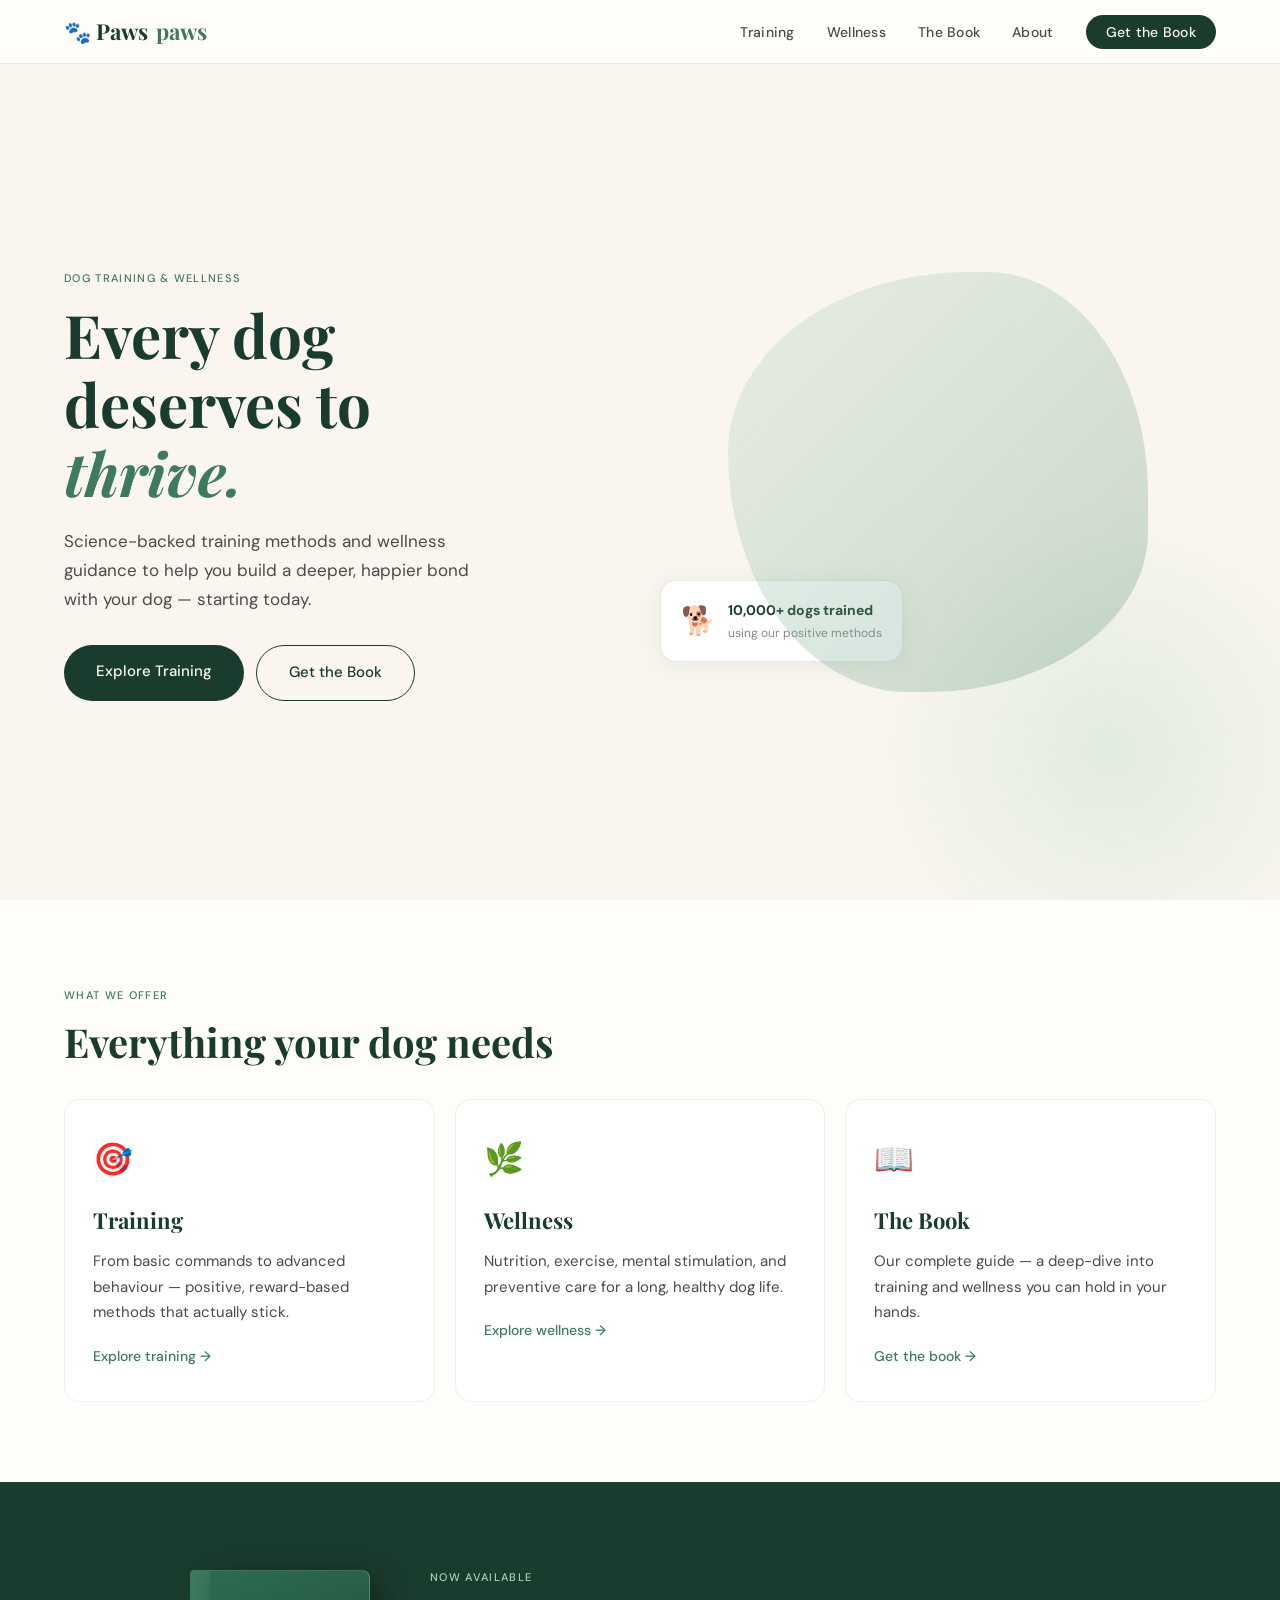
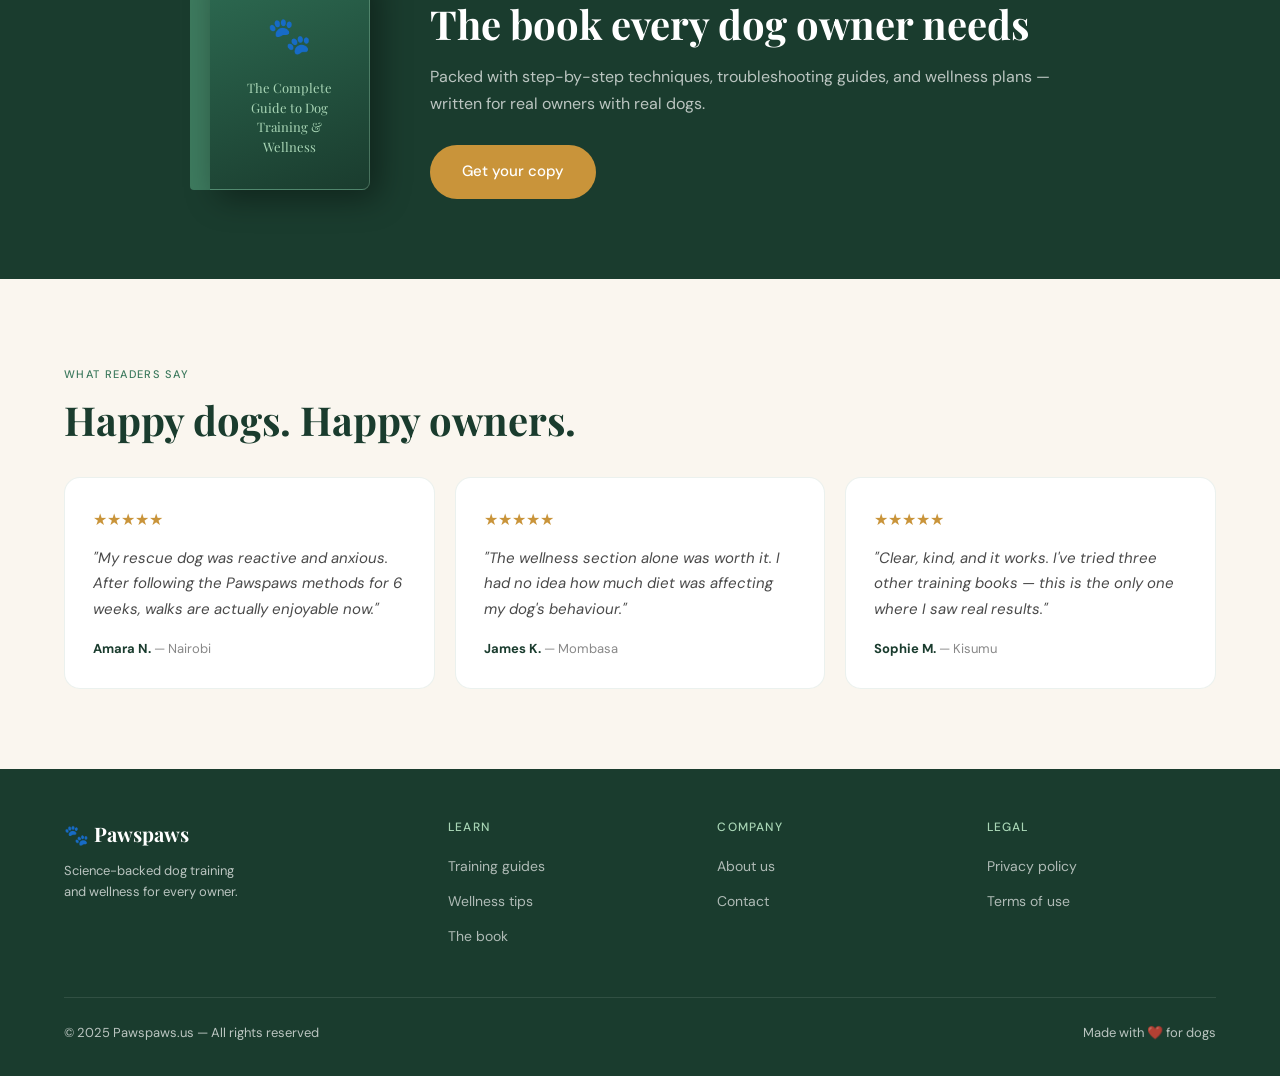
<file: index.html>
<!DOCTYPE html>
<html lang="en">
<head>
  <meta charset="UTF-8" />
  <meta name="viewport" content="width=device-width, initial-scale=1.0" />
  <title>Pawspaws – Dog Training & Wellness</title>
  <meta name="description" content="Pawspaws.us — Science-backed dog training and wellness for a happier life with your dog." />
  <link rel="stylesheet" href="styles.css" />
  <link rel="stylesheet" href="home.css" />
</head>
<body>

  <!-- NAV -->
  <nav>
    <a href="index.html" class="nav-logo">🐾 Paws<span>paws</span></a>
    <ul class="nav-links">
      <li><a href="training.html">Training</a></li>
      <li><a href="wellness.html">Wellness</a></li>
      <li><a href="book.html">The Book</a></li>
      <li><a href="about.html">About</a></li>
      <li><a href="book.html" class="nav-cta">Get the Book</a></li>
    </ul>
    <div class="hamburger" onclick="toggleMenu()">
      <span></span><span></span><span></span>
    </div>
  </nav>

  <!-- HERO -->
  <section class="hero">
    <div class="hero-text">
      <div class="section-label">Dog Training & Wellness</div>
      <h1>Every dog<br>deserves to<br><em>thrive.</em></h1>
      <p>Science-backed training methods and wellness guidance to help you build a deeper, happier bond with your dog — starting today.</p>
      <div class="hero-btns">
        <a href="training.html" class="btn btn-primary">Explore Training</a>
        <a href="book.html" class="btn btn-secondary">Get the Book</a>
      </div>
    </div>
    <div class="hero-visual">
      <div class="hero-card">
        <div class="hero-card-icon">🐕</div>
        <div class="hero-card-text">
          <strong>10,000+ dogs trained</strong>
          <span>using our positive methods</span>
        </div>
      </div>
      <div class="hero-blob"></div>
    </div>
  </section>

  <!-- PILLARS -->
  <section class="pillars">
    <div class="section-label">What we offer</div>
    <h2>Everything your dog needs</h2>
    <div class="pillars-grid">
      <a href="training.html" class="pillar-card card">
        <div class="pillar-icon">🎯</div>
        <h3>Training</h3>
        <p>From basic commands to advanced behaviour — positive, reward-based methods that actually stick.</p>
        <span class="pillar-link">Explore training →</span>
      </a>
      <a href="wellness.html" class="pillar-card card">
        <div class="pillar-icon">🌿</div>
        <h3>Wellness</h3>
        <p>Nutrition, exercise, mental stimulation, and preventive care for a long, healthy dog life.</p>
        <span class="pillar-link">Explore wellness →</span>
      </a>
      <a href="book.html" class="pillar-card card">
        <div class="pillar-icon">📖</div>
        <h3>The Book</h3>
        <p>Our complete guide — a deep-dive into training and wellness you can hold in your hands.</p>
        <span class="pillar-link">Get the book →</span>
      </a>
    </div>
  </section>

  <!-- BOOK TEASER -->
  <section class="book-teaser">
    <div class="book-teaser-inner">
      <div class="book-cover-mini">
        <div class="bcm-spine"></div>
        <div class="bcm-face">
          <span>🐾</span>
          <p>The Complete Guide to Dog Training & Wellness</p>
        </div>
      </div>
      <div class="book-teaser-text">
        <div class="section-label">Now available</div>
        <h2>The book every dog owner needs</h2>
        <p>Packed with step-by-step techniques, troubleshooting guides, and wellness plans — written for real owners with real dogs.</p>
        <a href="book.html" class="btn btn-gold">Get your copy</a>
      </div>
    </div>
  </section>

  <!-- TESTIMONIALS -->
  <section class="testimonials">
    <div class="section-label">What readers say</div>
    <h2>Happy dogs. Happy owners.</h2>
    <div class="testi-grid">
      <div class="testi-card card">
        <div class="stars">★★★★★</div>
        <p>"My rescue dog was reactive and anxious. After following the Pawspaws methods for 6 weeks, walks are actually enjoyable now."</p>
        <div class="testi-author"><strong>Amara N.</strong> — Nairobi</div>
      </div>
      <div class="testi-card card">
        <div class="stars">★★★★★</div>
        <p>"The wellness section alone was worth it. I had no idea how much diet was affecting my dog's behaviour."</p>
        <div class="testi-author"><strong>James K.</strong> — Mombasa</div>
      </div>
      <div class="testi-card card">
        <div class="stars">★★★★★</div>
        <p>"Clear, kind, and it works. I've tried three other training books — this is the only one where I saw real results."</p>
        <div class="testi-author"><strong>Sophie M.</strong> — Kisumu</div>
      </div>
    </div>
  </section>

  <!-- FOOTER -->
  <footer>
    <div class="footer-inner">
      <div>
        <div class="footer-brand">🐾 Pawspaws</div>
        <p class="footer-tagline">Science-backed dog training<br>and wellness for every owner.</p>
      </div>
      <div class="footer-col">
        <h4>Learn</h4>
        <ul>
          <li><a href="training.html">Training guides</a></li>
          <li><a href="wellness.html">Wellness tips</a></li>
          <li><a href="book.html">The book</a></li>
        </ul>
      </div>
      <div class="footer-col">
        <h4>Company</h4>
        <ul>
          <li><a href="about.html">About us</a></li>
          <li><a href="about.html#contact">Contact</a></li>
        </ul>
      </div>
      <div class="footer-col">
        <h4>Legal</h4>
        <ul>
          <li><a href="#">Privacy policy</a></li>
          <li><a href="#">Terms of use</a></li>
        </ul>
      </div>
    </div>
    <div class="footer-bottom">
      <span>© 2025 Pawspaws.us — All rights reserved</span>
      <span>Made with ❤️ for dogs</span>
    </div>
  </footer>

  <script>
    function toggleMenu() {
      const links = document.querySelector('.nav-links');
      links.style.display = links.style.display === 'flex' ? 'none' : 'flex';
      links.style.flexDirection = 'column';
      links.style.position = 'absolute';
      links.style.top = '64px';
      links.style.left = '0';
      links.style.right = '0';
      links.style.background = 'var(--warm-white)';
      links.style.padding = '16px 5vw 24px';
      links.style.borderBottom = '1px solid rgba(61,122,94,0.12)';
    }
  </script>
</body>
</html>
</file>
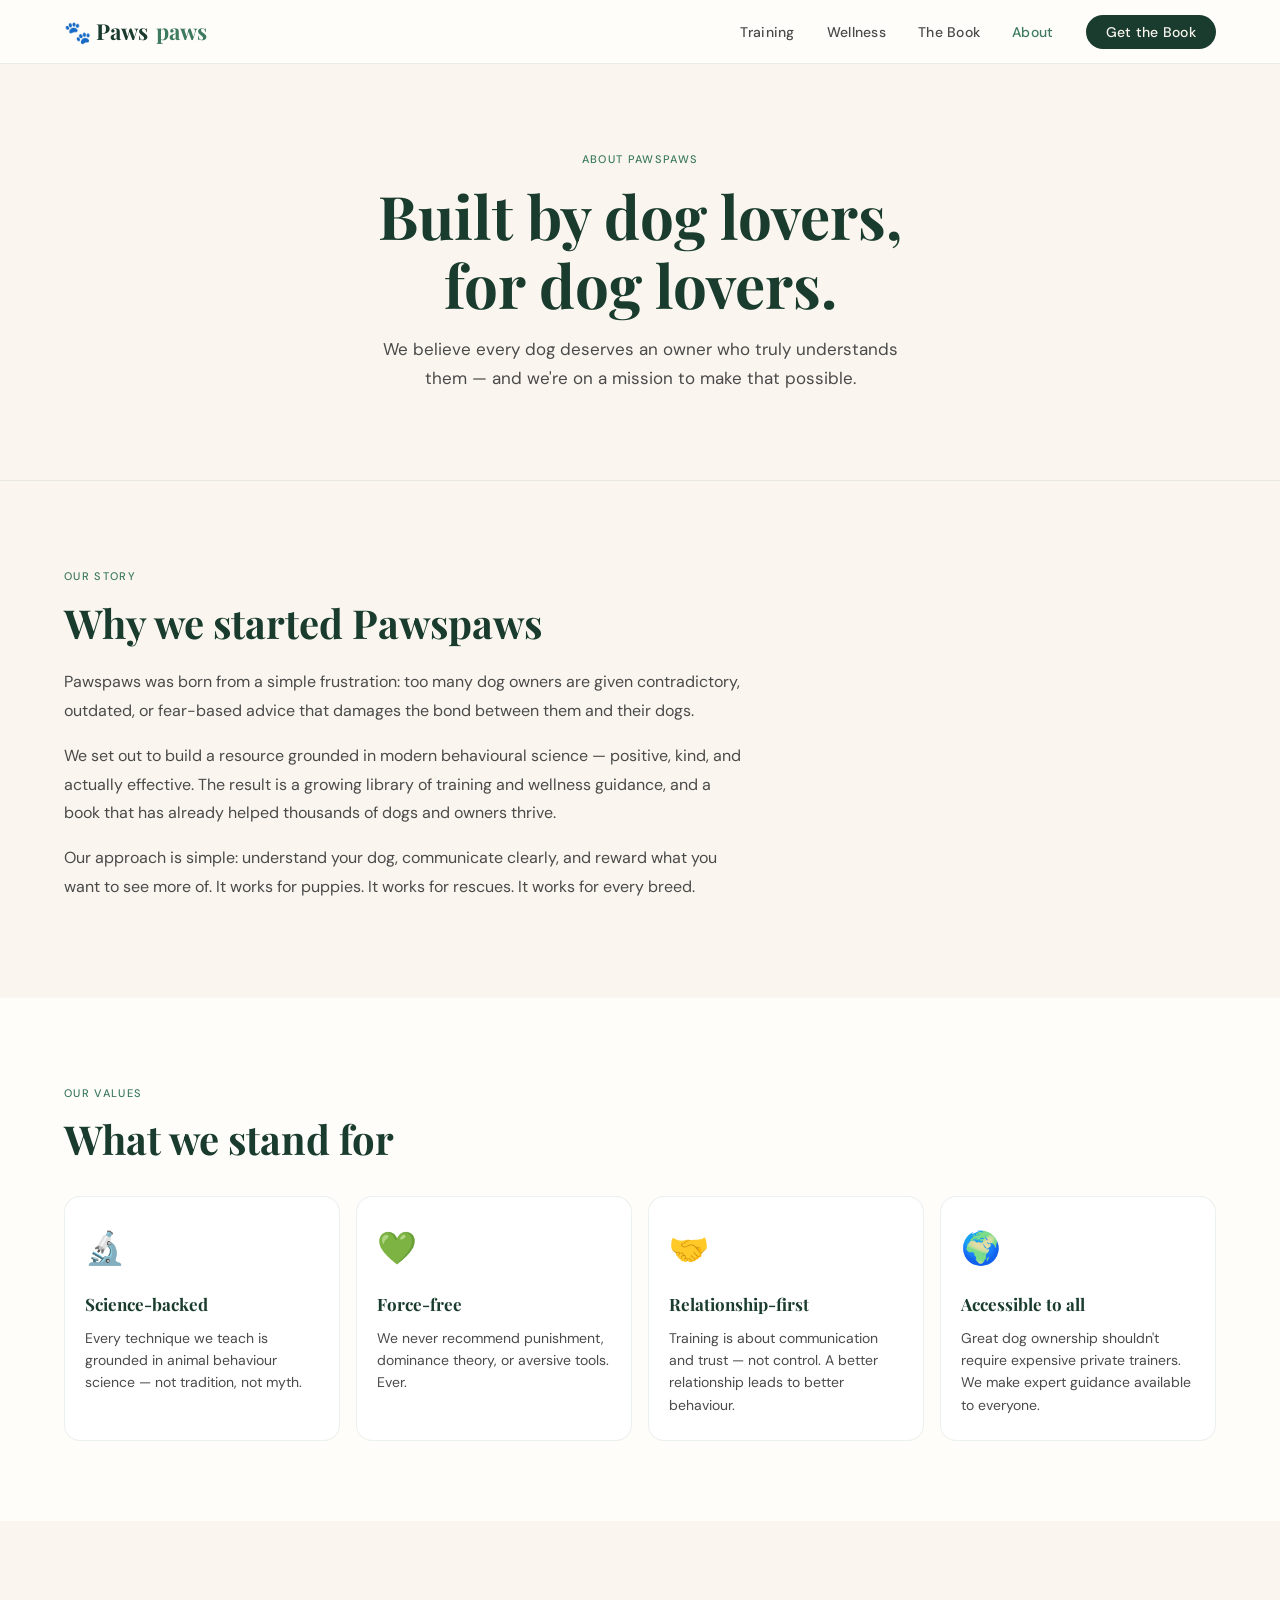
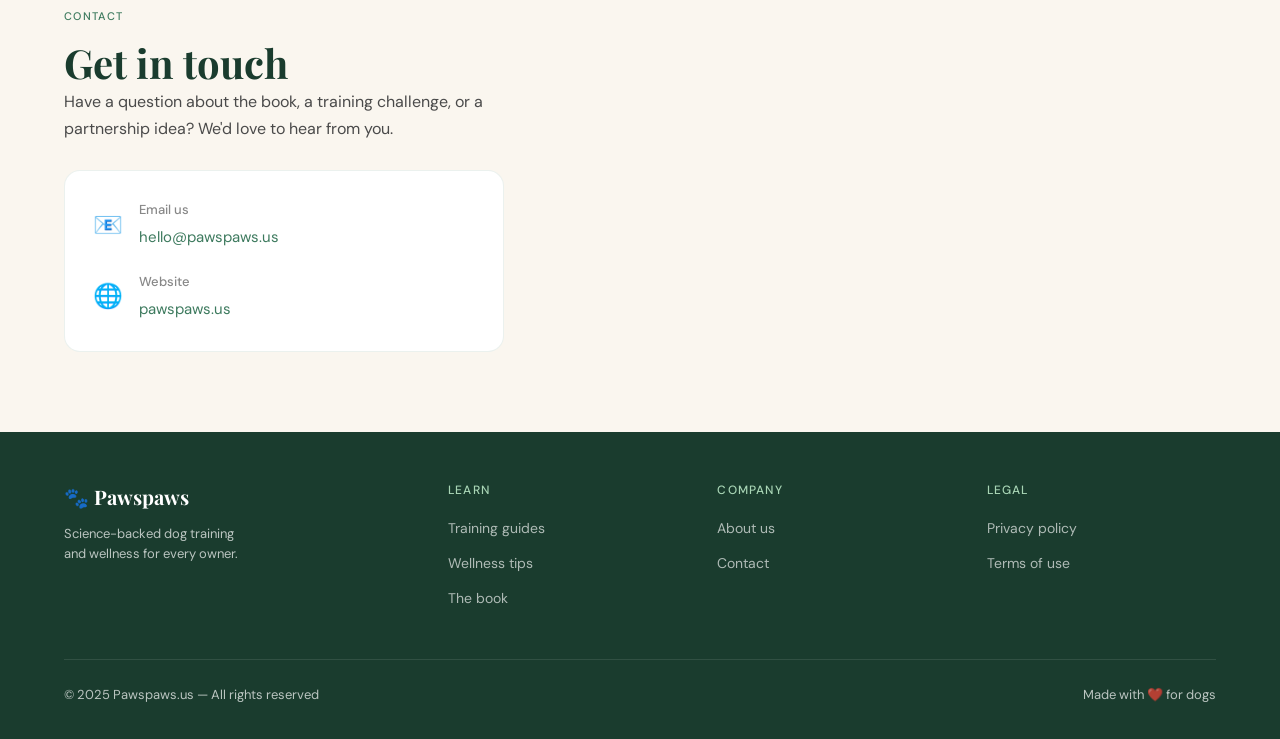
<file: about.html>
<!DOCTYPE html>
<html lang="en">
<head>
  <meta charset="UTF-8" />
  <meta name="viewport" content="width=device-width, initial-scale=1.0" />
  <title>About – Pawspaws</title>
  <meta name="description" content="About Pawspaws.us — our story, our mission, and the team behind the dog training and wellness guides." />
  <link rel="stylesheet" href="styles.css" />
  <link rel="stylesheet" href="inner.css" />
</head>
<body>
  <nav>
    <a href="index.html" class="nav-logo">🐾 Paws<span>paws</span></a>
    <ul class="nav-links">
      <li><a href="training.html">Training</a></li>
      <li><a href="wellness.html">Wellness</a></li>
      <li><a href="book.html">The Book</a></li>
      <li><a href="about.html" class="active">About</a></li>
      <li><a href="book.html" class="nav-cta">Get the Book</a></li>
    </ul>
    <div class="hamburger" onclick="toggleMenu()"><span></span><span></span><span></span></div>
  </nav>

  <section class="page-hero">
    <div class="section-label">About Pawspaws</div>
    <h1>Built by dog lovers,<br>for dog lovers.</h1>
    <p>We believe every dog deserves an owner who truly understands them — and we're on a mission to make that possible.</p>
  </section>

  <section class="about-story">
    <div class="story-inner">
      <div class="section-label">Our story</div>
      <h2>Why we started Pawspaws</h2>
      <p>Pawspaws was born from a simple frustration: too many dog owners are given contradictory, outdated, or fear-based advice that damages the bond between them and their dogs.</p>
      <p>We set out to build a resource grounded in modern behavioural science — positive, kind, and actually effective. The result is a growing library of training and wellness guidance, and a book that has already helped thousands of dogs and owners thrive.</p>
      <p>Our approach is simple: understand your dog, communicate clearly, and reward what you want to see more of. It works for puppies. It works for rescues. It works for every breed.</p>
    </div>
  </section>

  <section class="values-section">
    <div class="section-label">Our values</div>
    <h2>What we stand for</h2>
    <div class="values-grid">
      <div class="value-card card">
        <div class="topic-emoji">🔬</div>
        <h3>Science-backed</h3>
        <p>Every technique we teach is grounded in animal behaviour science — not tradition, not myth.</p>
      </div>
      <div class="value-card card">
        <div class="topic-emoji">💚</div>
        <h3>Force-free</h3>
        <p>We never recommend punishment, dominance theory, or aversive tools. Ever.</p>
      </div>
      <div class="value-card card">
        <div class="topic-emoji">🤝</div>
        <h3>Relationship-first</h3>
        <p>Training is about communication and trust — not control. A better relationship leads to better behaviour.</p>
      </div>
      <div class="value-card card">
        <div class="topic-emoji">🌍</div>
        <h3>Accessible to all</h3>
        <p>Great dog ownership shouldn't require expensive private trainers. We make expert guidance available to everyone.</p>
      </div>
    </div>
  </section>

  <section id="contact" class="contact-section">
    <div class="section-label">Contact</div>
    <h2>Get in touch</h2>
    <p style="color:var(--text-mid); max-width:480px; margin-bottom: 28px;">Have a question about the book, a training challenge, or a partnership idea? We'd love to hear from you.</p>
    <div class="contact-card card">
      <div class="contact-item">
        <span class="contact-icon">📧</span>
        <div>
          <strong>Email us</strong>
          <a href="mailto:hello@pawspaws.us">hello@pawspaws.us</a>
        </div>
      </div>
      <div class="contact-item">
        <span class="contact-icon">🌐</span>
        <div>
          <strong>Website</strong>
          <a href="https://pawspaws.us">pawspaws.us</a>
        </div>
      </div>
    </div>
  </section>

  <footer>
    <div class="footer-inner">
      <div><div class="footer-brand">🐾 Pawspaws</div><p class="footer-tagline">Science-backed dog training<br>and wellness for every owner.</p></div>
      <div class="footer-col"><h4>Learn</h4><ul><li><a href="training.html">Training guides</a></li><li><a href="wellness.html">Wellness tips</a></li><li><a href="book.html">The book</a></li></ul></div>
      <div class="footer-col"><h4>Company</h4><ul><li><a href="about.html">About us</a></li><li><a href="about.html#contact">Contact</a></li></ul></div>
      <div class="footer-col"><h4>Legal</h4><ul><li><a href="#">Privacy policy</a></li><li><a href="#">Terms of use</a></li></ul></div>
    </div>
    <div class="footer-bottom"><span>© 2025 Pawspaws.us — All rights reserved</span><span>Made with ❤️ for dogs</span></div>
  </footer>
  <script>function toggleMenu(){const l=document.querySelector('.nav-links');l.style.display=l.style.display==='flex'?'none':'flex';l.style.flexDirection='column';l.style.position='absolute';l.style.top='64px';l.style.left='0';l.style.right='0';l.style.background='var(--warm-white)';l.style.padding='16px 5vw 24px';l.style.borderBottom='1px solid rgba(61,122,94,0.12)';}</script>
</body>
</html>
</file>
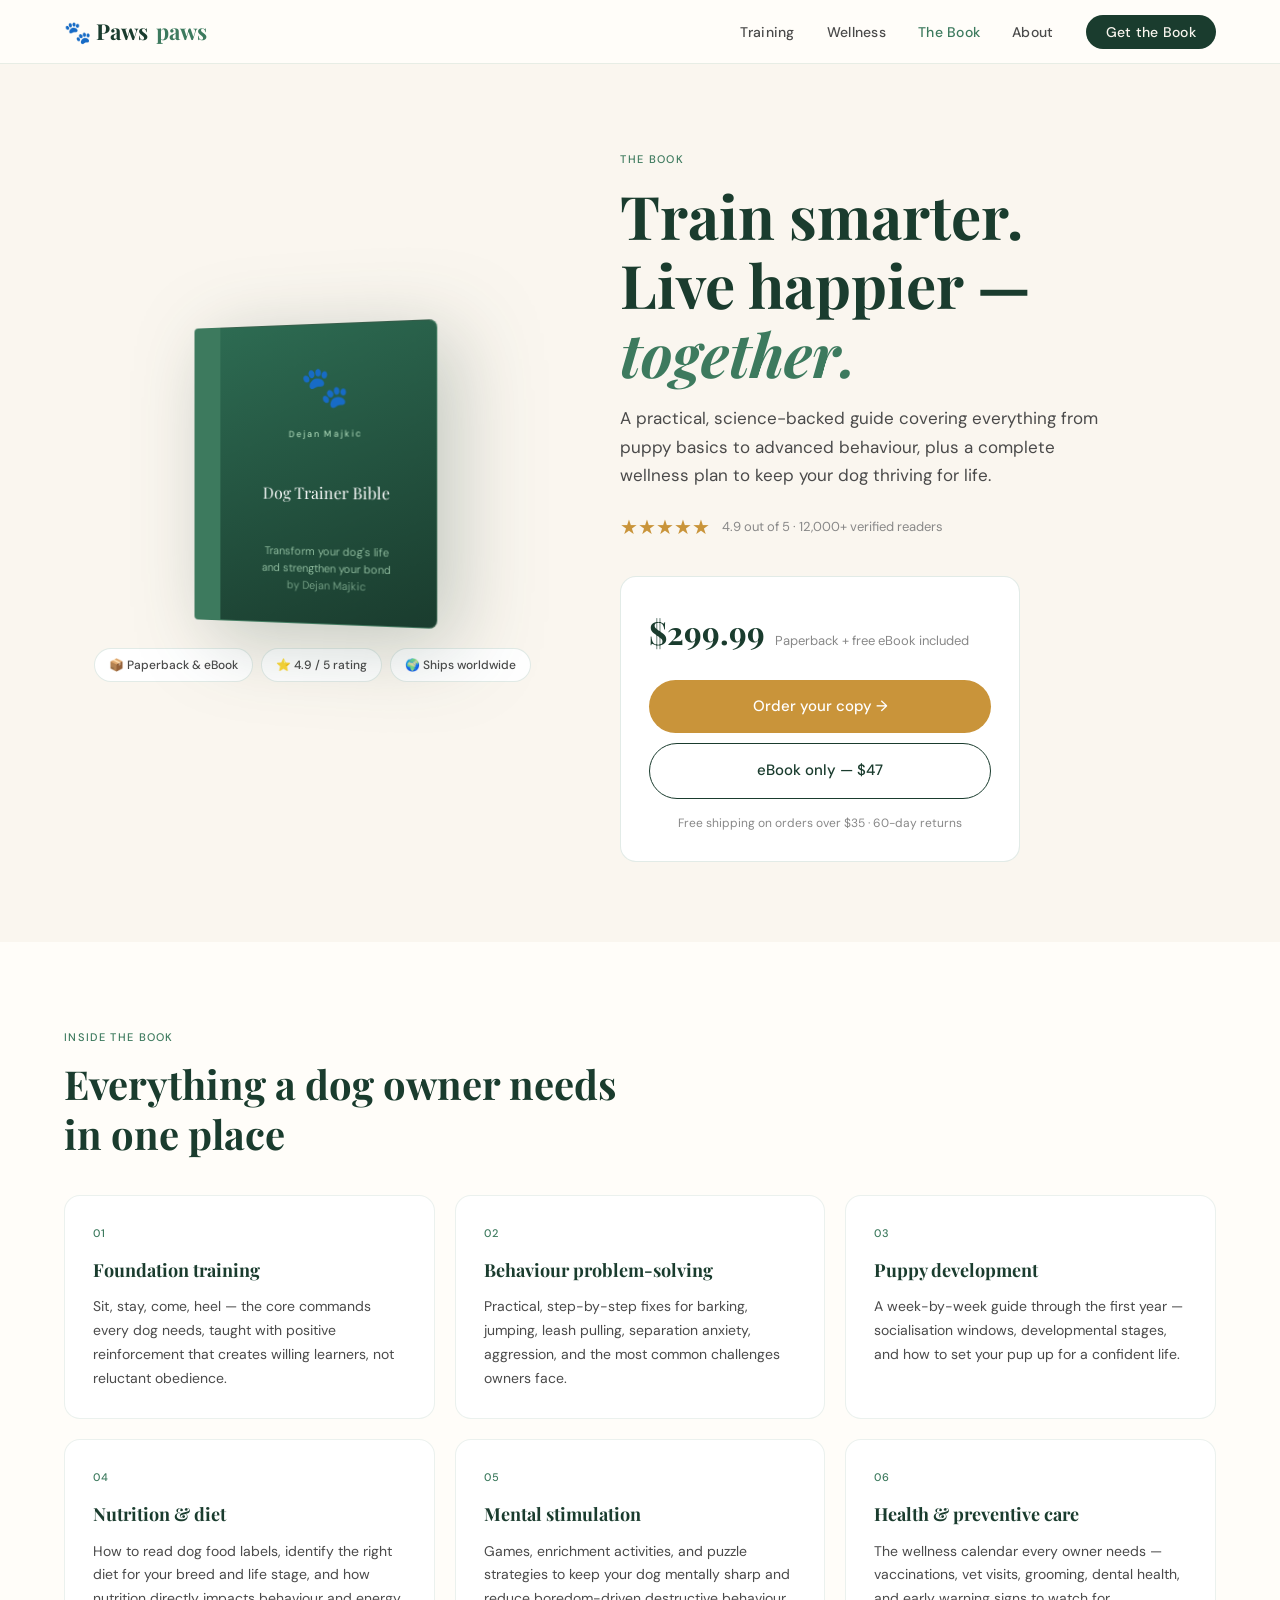
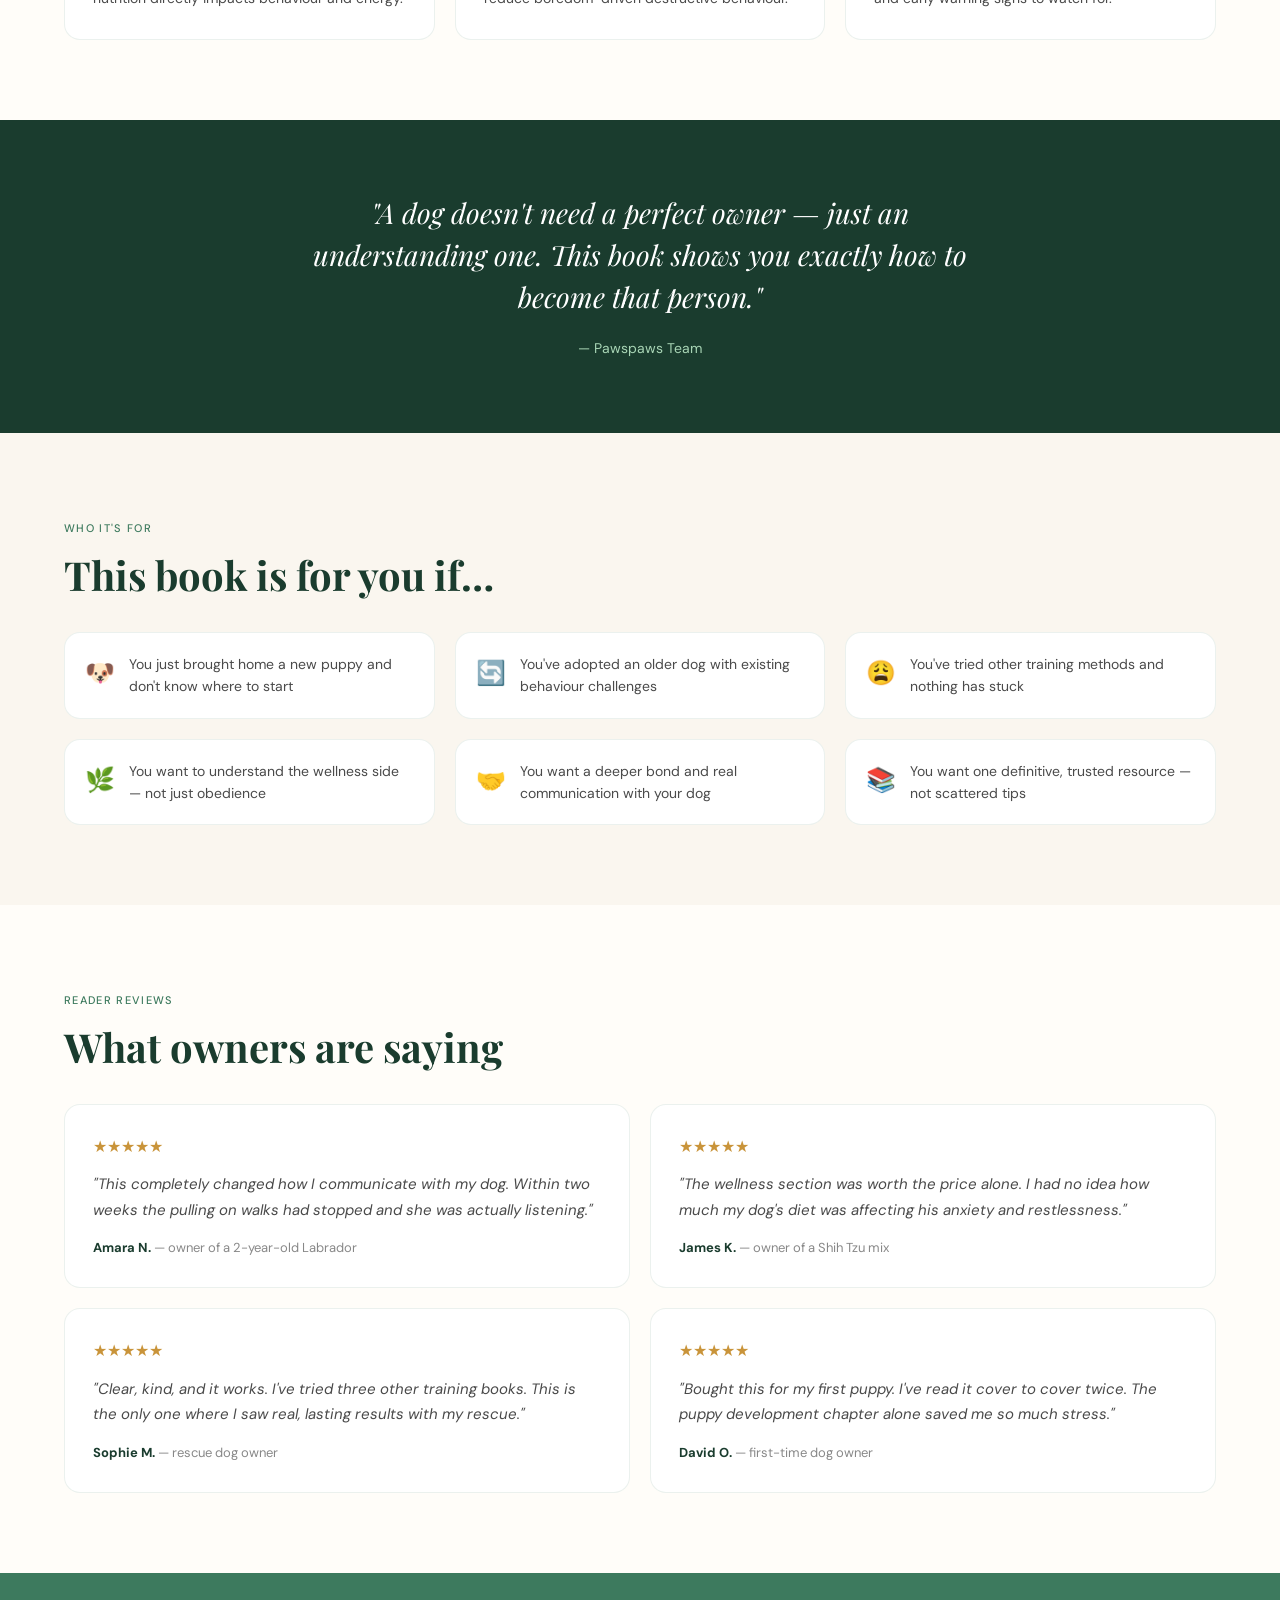
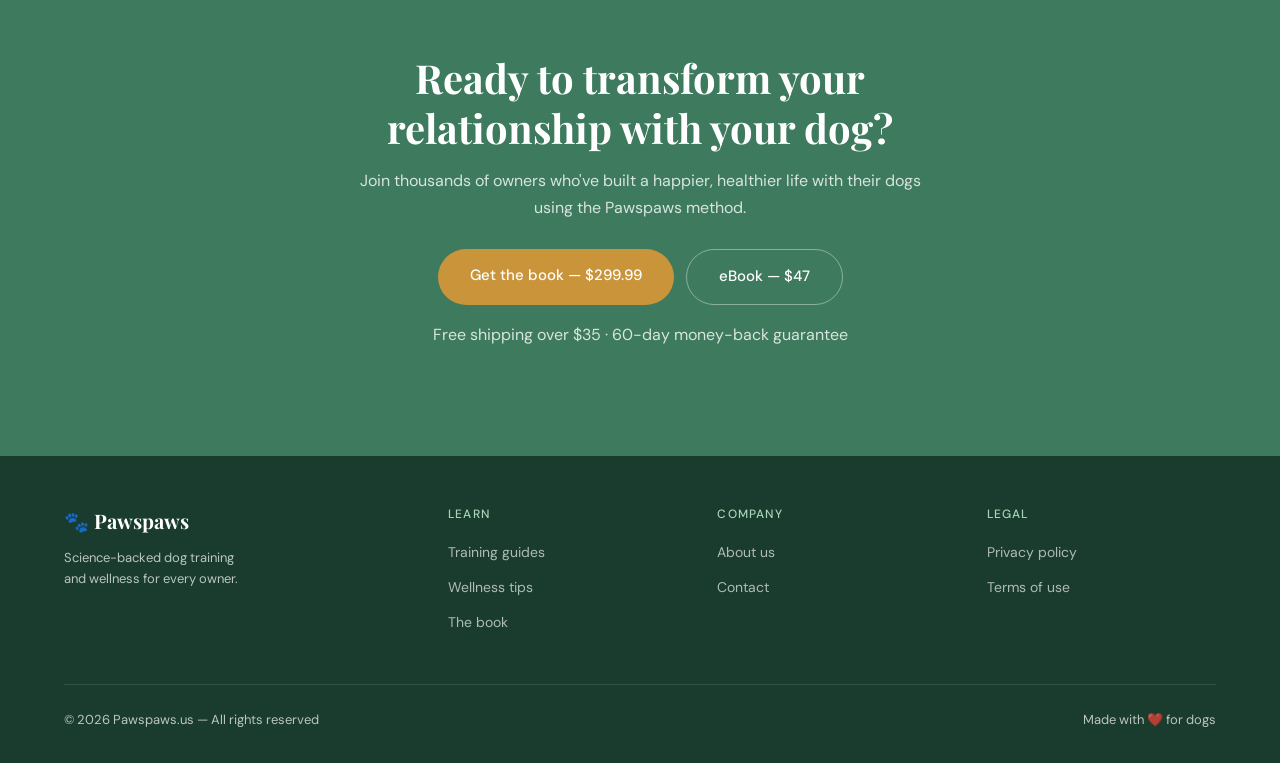
<file: book.html>
<!DOCTYPE html>
<html lang="en">
<head>
  <meta charset="UTF-8" />
  <meta name="viewport" content="width=device-width, initial-scale=1.0" />
  <title>The Book – Pawspaws Dog Training & Wellness Guide</title>
  <meta name="description" content="Get the complete Pawspaws guide to dog training and wellness — science-backed, practical, and written for real dog owners." />
  <link rel="stylesheet" href="styles.css" />
  <link rel="stylesheet" href="book.css" />
</head>
<body>

  <!-- NAV -->
  <nav>
    <a href="index.html" class="nav-logo">🐾 Paws<span>paws</span></a>
    <ul class="nav-links">
      <li><a href="training.html">Training</a></li>
      <li><a href="wellness.html">Wellness</a></li>
      <li><a href="book.html" class="active">The Book</a></li>
      <li><a href="about.html">About</a></li>
      <li><a href="https://www.digistore24.com/redir/557533/OJNgoge/" class="nav-cta">Get the Book</a></li>
    </ul>
    <div class="hamburger" onclick="toggleMenu()">
      <span></span><span></span><span></span>
    </div>
  </nav>

  <!-- BOOK HERO -->
  <section class="book-hero">
    <div class="book-hero-left">
      <div class="book-3d">
        <div class="book-3d-spine"></div>
        <div class="book-3d-face">
          <div class="book-face-top">
            <span class="book-paw">🐾</span>
            <span class="book-label">Dejan Majkic</span>
          </div>
          <div class="book-face-title">Dog Trainer Bible</div>
          <div class="book-face-sub">Transform your dog's life<br>and strengthen your bond</div>
          <div class="book-face-author">by Dejan Majkic</div>
        </div>
      </div>
      <div class="book-badges">
        <div class="badge">📦 Paperback & eBook</div>
        <div class="badge">⭐ 4.9 / 5 rating</div>
        <div class="badge">🌍 Ships worldwide</div>
      </div>
    </div>

    <div class="book-hero-right">
      <div class="section-label">The book</div>
      <h1>Train smarter.<br>Live happier —<br><em>together.</em></h1>
      <p class="book-hero-sub">A practical, science-backed guide covering everything from puppy basics to advanced behaviour, plus a complete wellness plan to keep your dog thriving for life.</p>

      <div class="review-row">
        <div class="stars-lg">★★★★★</div>
        <span class="review-count">4.9 out of 5 · 12,000+ verified readers</span>
      </div>

      <div class="buy-box" id="buy">
        <div class="price-row">
          <span class="price">$299.99</span>
          <span class="price-note">Paperback + free eBook included</span>
        </div>
        <a href="https://www.digistore24.com/redir/557533/OJNgoge/" class="btn btn-gold buy-btn">Order your copy →</a>
        <a href="https://www.digistore24.com/redir/557533/OJNgoge/" class="btn btn-secondary ebook-btn">eBook only — $47</a>
        <p class="buy-note">Free shipping on orders over $35 · 60-day returns</p>
      </div>
    </div>
  </section>

  <!-- WHAT'S INSIDE -->
  <section class="inside">
    <div class="section-label">Inside the book</div>
    <h2>Everything a dog owner needs<br>in one place</h2>
    <div class="inside-grid">
      <div class="inside-card card">
        <div class="inside-num">01</div>
        <h3>Foundation training</h3>
        <p>Sit, stay, come, heel — the core commands every dog needs, taught with positive reinforcement that creates willing learners, not reluctant obedience.</p>
      </div>
      <div class="inside-card card">
        <div class="inside-num">02</div>
        <h3>Behaviour problem-solving</h3>
        <p>Practical, step-by-step fixes for barking, jumping, leash pulling, separation anxiety, aggression, and the most common challenges owners face.</p>
      </div>
      <div class="inside-card card">
        <div class="inside-num">03</div>
        <h3>Puppy development</h3>
        <p>A week-by-week guide through the first year — socialisation windows, developmental stages, and how to set your pup up for a confident life.</p>
      </div>
      <div class="inside-card card">
        <div class="inside-num">04</div>
        <h3>Nutrition & diet</h3>
        <p>How to read dog food labels, identify the right diet for your breed and life stage, and how nutrition directly impacts behaviour and energy.</p>
      </div>
      <div class="inside-card card">
        <div class="inside-num">05</div>
        <h3>Mental stimulation</h3>
        <p>Games, enrichment activities, and puzzle strategies to keep your dog mentally sharp and reduce boredom-driven destructive behaviour.</p>
      </div>
      <div class="inside-card card">
        <div class="inside-num">06</div>
        <h3>Health & preventive care</h3>
        <p>The wellness calendar every owner needs — vaccinations, vet visits, grooming, dental health, and early warning signs to watch for.</p>
      </div>
    </div>
  </section>

  <!-- QUOTE BREAK -->
  <section class="quote-break">
    <blockquote>
      "A dog doesn't need a perfect owner — just an understanding one. This book shows you exactly how to become that person."
    </blockquote>
    <cite>— Pawspaws Team</cite>
  </section>

  <!-- WHO IT'S FOR -->
  <section class="for-who">
    <div class="section-label">Who it's for</div>
    <h2>This book is for you if…</h2>
    <div class="for-grid">
      <div class="for-item">
        <span class="for-icon">🐶</span>
        <p>You just brought home a new puppy and don't know where to start</p>
      </div>
      <div class="for-item">
        <span class="for-icon">🔄</span>
        <p>You've adopted an older dog with existing behaviour challenges</p>
      </div>
      <div class="for-item">
        <span class="for-icon">😩</span>
        <p>You've tried other training methods and nothing has stuck</p>
      </div>
      <div class="for-item">
        <span class="for-icon">🌿</span>
        <p>You want to understand the wellness side — not just obedience</p>
      </div>
      <div class="for-item">
        <span class="for-icon">🤝</span>
        <p>You want a deeper bond and real communication with your dog</p>
      </div>
      <div class="for-item">
        <span class="for-icon">📚</span>
        <p>You want one definitive, trusted resource — not scattered tips</p>
      </div>
    </div>
  </section>

  <!-- TESTIMONIALS -->
  <section class="book-reviews">
    <div class="section-label">Reader reviews</div>
    <h2>What owners are saying</h2>
    <div class="reviews-grid">
      <div class="review-card card">
        <div class="stars">★★★★★</div>
        <p>"This completely changed how I communicate with my dog. Within two weeks the pulling on walks had stopped and she was actually listening."</p>
        <div class="reviewer"><strong>Amara N.</strong> — owner of a 2-year-old Labrador</div>
      </div>
      <div class="review-card card">
        <div class="stars">★★★★★</div>
        <p>"The wellness section was worth the price alone. I had no idea how much my dog's diet was affecting his anxiety and restlessness."</p>
        <div class="reviewer"><strong>James K.</strong> — owner of a Shih Tzu mix</div>
      </div>
      <div class="review-card card">
        <div class="stars">★★★★★</div>
        <p>"Clear, kind, and it works. I've tried three other training books. This is the only one where I saw real, lasting results with my rescue."</p>
        <div class="reviewer"><strong>Sophie M.</strong> — rescue dog owner</div>
      </div>
      <div class="review-card card">
        <div class="stars">★★★★★</div>
        <p>"Bought this for my first puppy. I've read it cover to cover twice. The puppy development chapter alone saved me so much stress."</p>
        <div class="reviewer"><strong>David O.</strong> — first-time dog owner</div>
      </div>
    </div>
  </section>

  <!-- FINAL CTA -->
  <section class="final-cta">
    <div class="cta-inner">
      <h2>Ready to transform your<br>relationship with your dog?</h2>
      <p>Join thousands of owners who've built a happier, healthier life with their dogs using the Pawspaws method.</p>
      <div class="cta-buttons">
        <a href="#buy" class="btn btn-gold">Get the book — $299.99</a>
        <a href="#buy" class="btn" style="color:#fff; border: 1.5px solid rgba(255,255,255,0.4);">eBook — $47</a>
      </div>
      <p class="cta-small">Free shipping over $35 · 60-day money-back guarantee</p>
    </div>
  </section>

  <!-- FOOTER -->
  <footer>
    <div class="footer-inner">
      <div>
        <div class="footer-brand">🐾 Pawspaws</div>
        <p class="footer-tagline">Science-backed dog training<br>and wellness for every owner.</p>
      </div>
      <div class="footer-col">
        <h4>Learn</h4>
        <ul>
          <li><a href="training.html">Training guides</a></li>
          <li><a href="wellness.html">Wellness tips</a></li>
          <li><a href="book.html">The book</a></li>
        </ul>
      </div>
      <div class="footer-col">
        <h4>Company</h4>
        <ul>
          <li><a href="about.html">About us</a></li>
          <li><a href="about.html#contact">Contact</a></li>
        </ul>
      </div>
      <div class="footer-col">
        <h4>Legal</h4>
        <ul>
          <li><a href="#">Privacy policy</a></li>
          <li><a href="#">Terms of use</a></li>
        </ul>
      </div>
    </div>
    <div class="footer-bottom">
      <span>© 2026 Pawspaws.us — All rights reserved</span>
      <span>Made with ❤️ for dogs</span>
    </div>
  </footer>

  <script>
    function toggleMenu() {
      const links = document.querySelector('.nav-links');
      links.style.display = links.style.display === 'flex' ? 'none' : 'flex';
      links.style.flexDirection = 'column';
      links.style.position = 'absolute';
      links.style.top = '64px';
      links.style.left = '0'; links.style.right = '0';
      links.style.background = 'var(--warm-white)';
      links.style.padding = '16px 5vw 24px';
      links.style.borderBottom = '1px solid rgba(61,122,94,0.12)';
    }
  </script>
</body>
</html>
</file>
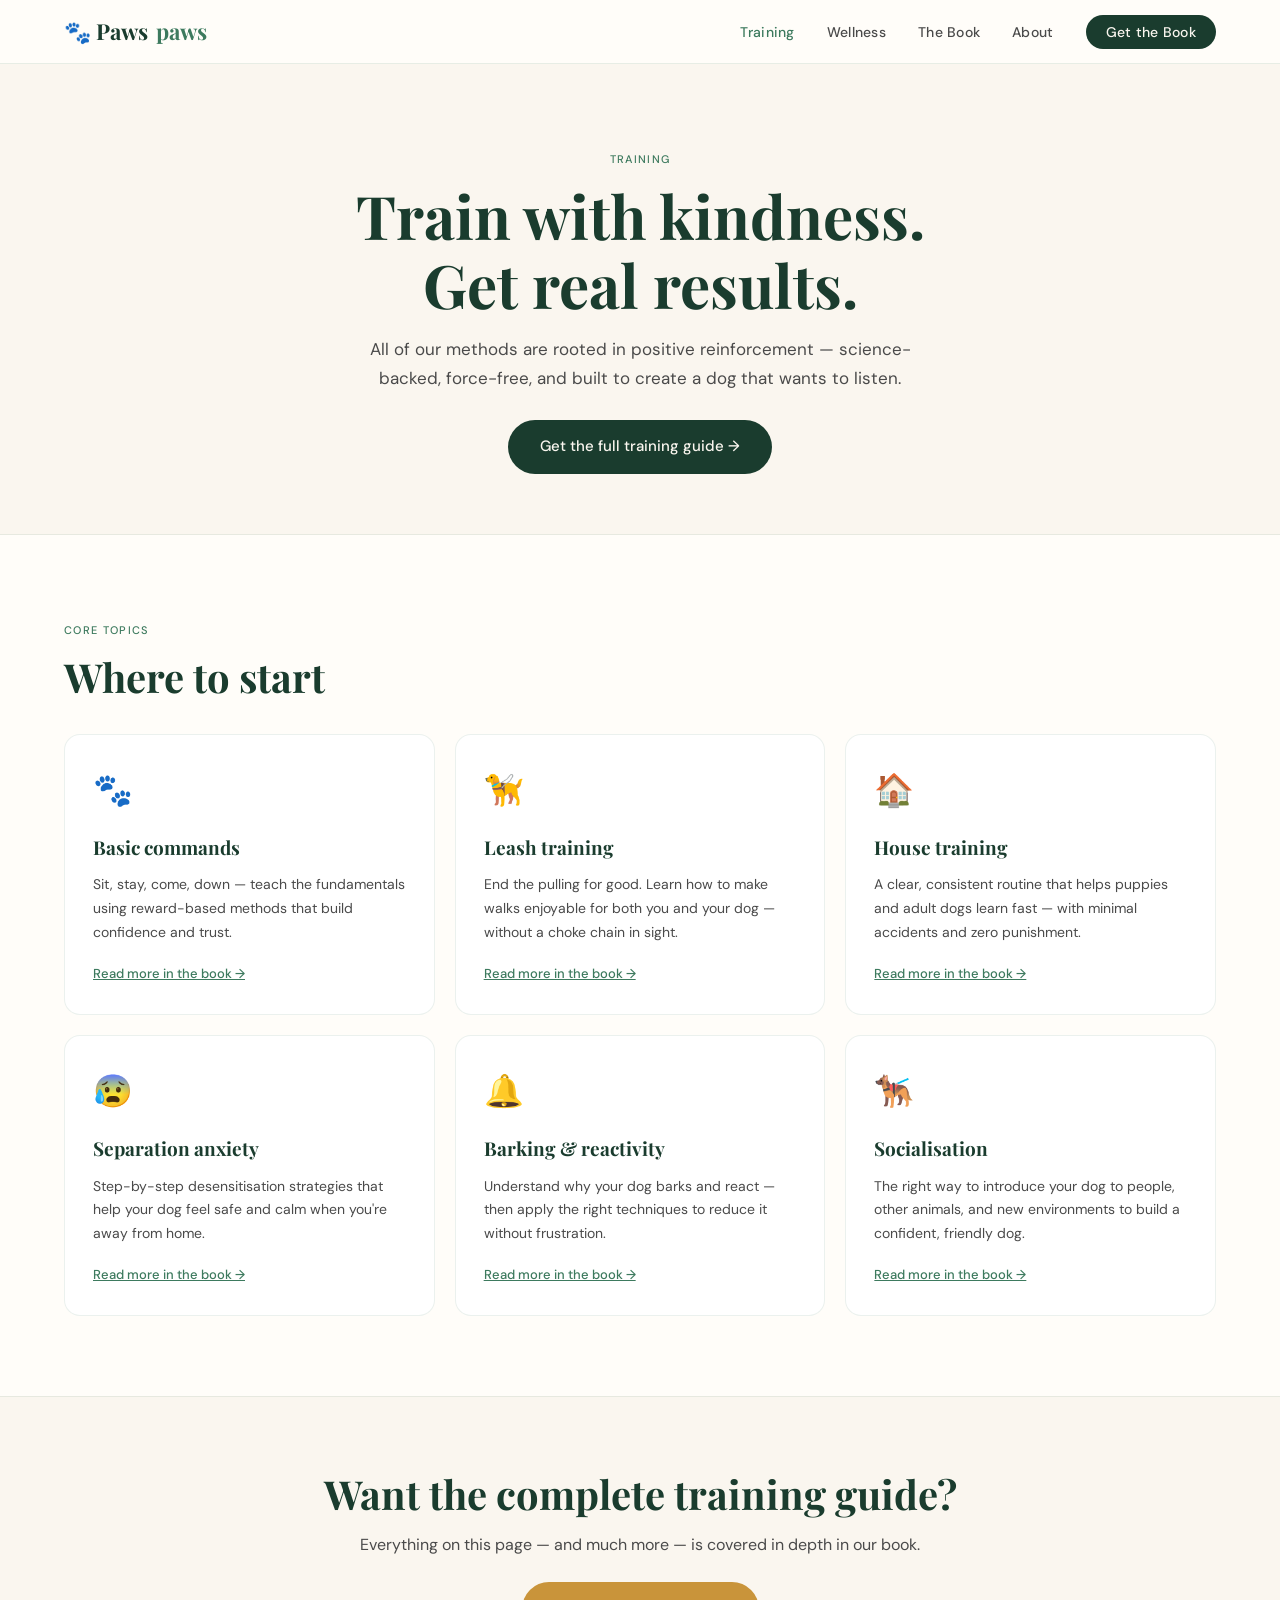
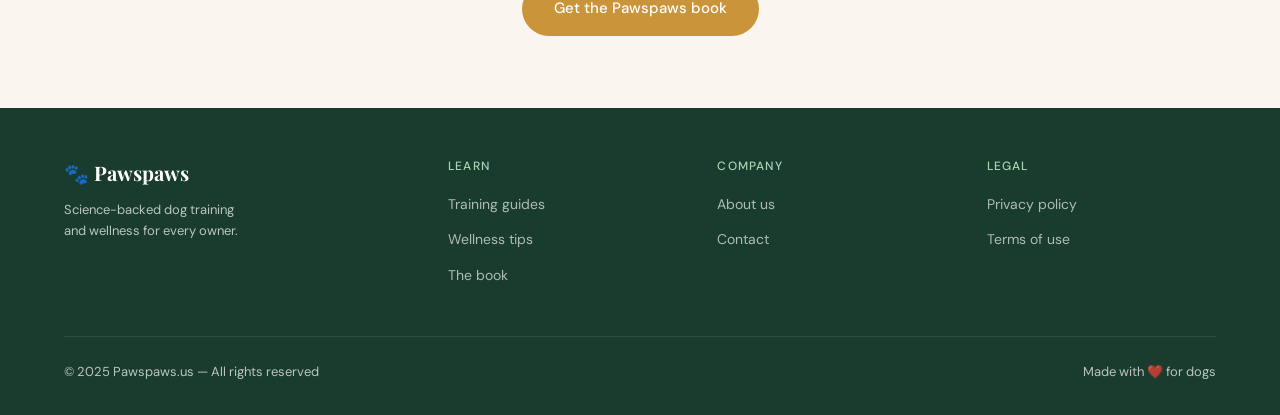
<file: training.html>
<!DOCTYPE html>
<html lang="en">
<head>
  <meta charset="UTF-8" />
  <meta name="viewport" content="width=device-width, initial-scale=1.0" />
  <title>Dog Training – Pawspaws</title>
  <meta name="description" content="Science-backed dog training guides from Pawspaws. Positive reinforcement methods for puppies and adult dogs." />
  <link rel="stylesheet" href="styles.css" />
  <link rel="stylesheet" href="inner.css" />
</head>
<body>
  <nav>
    <a href="index.html" class="nav-logo">🐾 Paws<span>paws</span></a>
    <ul class="nav-links">
      <li><a href="training.html" class="active">Training</a></li>
      <li><a href="wellness.html">Wellness</a></li>
      <li><a href="book.html">The Book</a></li>
      <li><a href="about.html">About</a></li>
      <li><a href="book.html" class="nav-cta">Get the Book</a></li>
    </ul>
    <div class="hamburger" onclick="toggleMenu()"><span></span><span></span><span></span></div>
  </nav>

  <section class="page-hero">
    <div class="section-label">Training</div>
    <h1>Train with kindness.<br>Get real results.</h1>
    <p>All of our methods are rooted in positive reinforcement — science-backed, force-free, and built to create a dog that wants to listen.</p>
    <a href="book.html" class="btn btn-primary">Get the full training guide →</a>
  </section>

  <section class="topic-section">
    <div class="section-label">Core topics</div>
    <h2>Where to start</h2>
    <div class="topic-grid">
      <div class="topic-card card">
        <div class="topic-emoji">🐾</div>
        <h3>Basic commands</h3>
        <p>Sit, stay, come, down — teach the fundamentals using reward-based methods that build confidence and trust.</p>
        <a href="book.html" class="topic-link">Read more in the book →</a>
      </div>
      <div class="topic-card card">
        <div class="topic-emoji">🦮</div>
        <h3>Leash training</h3>
        <p>End the pulling for good. Learn how to make walks enjoyable for both you and your dog — without a choke chain in sight.</p>
        <a href="book.html" class="topic-link">Read more in the book →</a>
      </div>
      <div class="topic-card card">
        <div class="topic-emoji">🏠</div>
        <h3>House training</h3>
        <p>A clear, consistent routine that helps puppies and adult dogs learn fast — with minimal accidents and zero punishment.</p>
        <a href="book.html" class="topic-link">Read more in the book →</a>
      </div>
      <div class="topic-card card">
        <div class="topic-emoji">😰</div>
        <h3>Separation anxiety</h3>
        <p>Step-by-step desensitisation strategies that help your dog feel safe and calm when you're away from home.</p>
        <a href="book.html" class="topic-link">Read more in the book →</a>
      </div>
      <div class="topic-card card">
        <div class="topic-emoji">🔔</div>
        <h3>Barking & reactivity</h3>
        <p>Understand why your dog barks and react — then apply the right techniques to reduce it without frustration.</p>
        <a href="book.html" class="topic-link">Read more in the book →</a>
      </div>
      <div class="topic-card card">
        <div class="topic-emoji">🐕‍🦺</div>
        <h3>Socialisation</h3>
        <p>The right way to introduce your dog to people, other animals, and new environments to build a confident, friendly dog.</p>
        <a href="book.html" class="topic-link">Read more in the book →</a>
      </div>
    </div>
  </section>

  <section class="cta-band">
    <h2>Want the complete training guide?</h2>
    <p>Everything on this page — and much more — is covered in depth in our book.</p>
    <a href="book.html" class="btn btn-gold">Get the Pawspaws book</a>
  </section>

  <footer>
    <div class="footer-inner">
      <div><div class="footer-brand">🐾 Pawspaws</div><p class="footer-tagline">Science-backed dog training<br>and wellness for every owner.</p></div>
      <div class="footer-col"><h4>Learn</h4><ul><li><a href="training.html">Training guides</a></li><li><a href="wellness.html">Wellness tips</a></li><li><a href="book.html">The book</a></li></ul></div>
      <div class="footer-col"><h4>Company</h4><ul><li><a href="about.html">About us</a></li><li><a href="about.html#contact">Contact</a></li></ul></div>
      <div class="footer-col"><h4>Legal</h4><ul><li><a href="#">Privacy policy</a></li><li><a href="#">Terms of use</a></li></ul></div>
    </div>
    <div class="footer-bottom"><span>© 2025 Pawspaws.us — All rights reserved</span><span>Made with ❤️ for dogs</span></div>
  </footer>
  <script>function toggleMenu(){const l=document.querySelector('.nav-links');l.style.display=l.style.display==='flex'?'none':'flex';l.style.flexDirection='column';l.style.position='absolute';l.style.top='64px';l.style.left='0';l.style.right='0';l.style.background='var(--warm-white)';l.style.padding='16px 5vw 24px';l.style.borderBottom='1px solid rgba(61,122,94,0.12)';}</script>
</body>
</html>
</file>
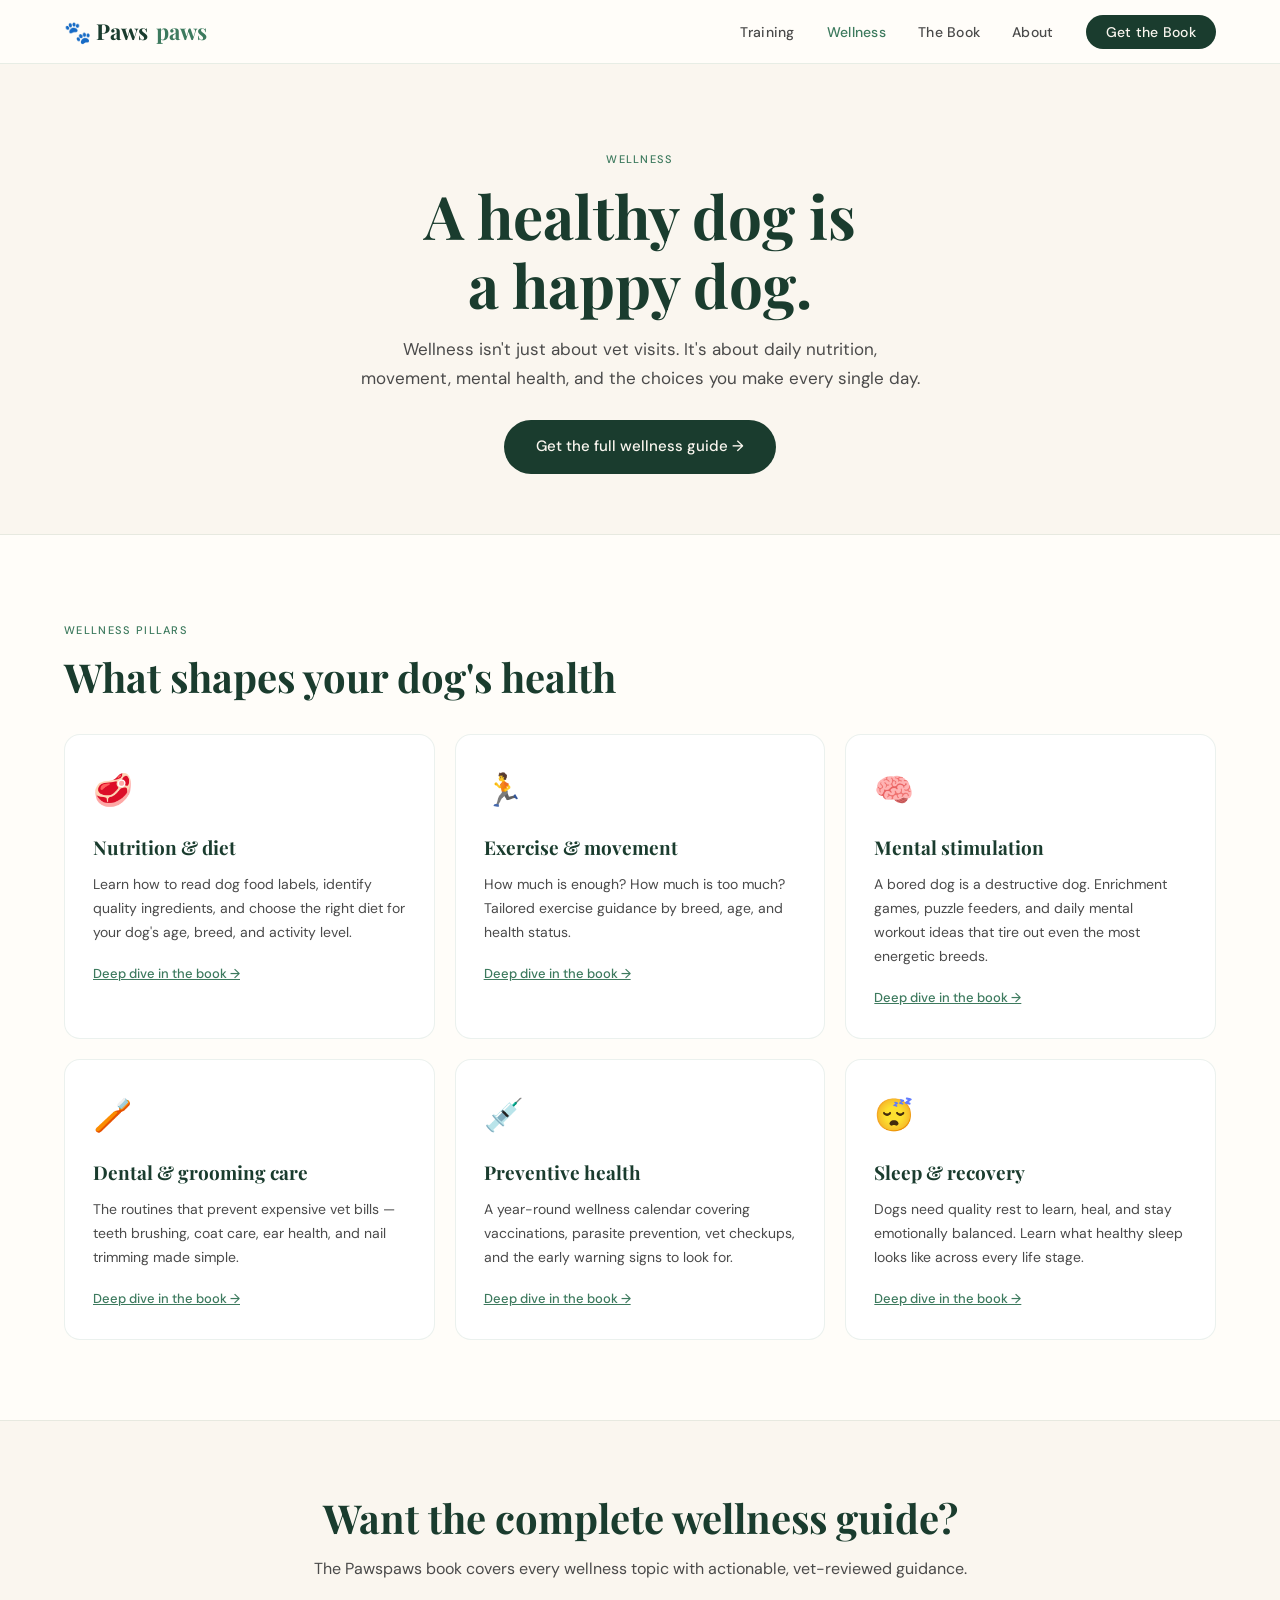
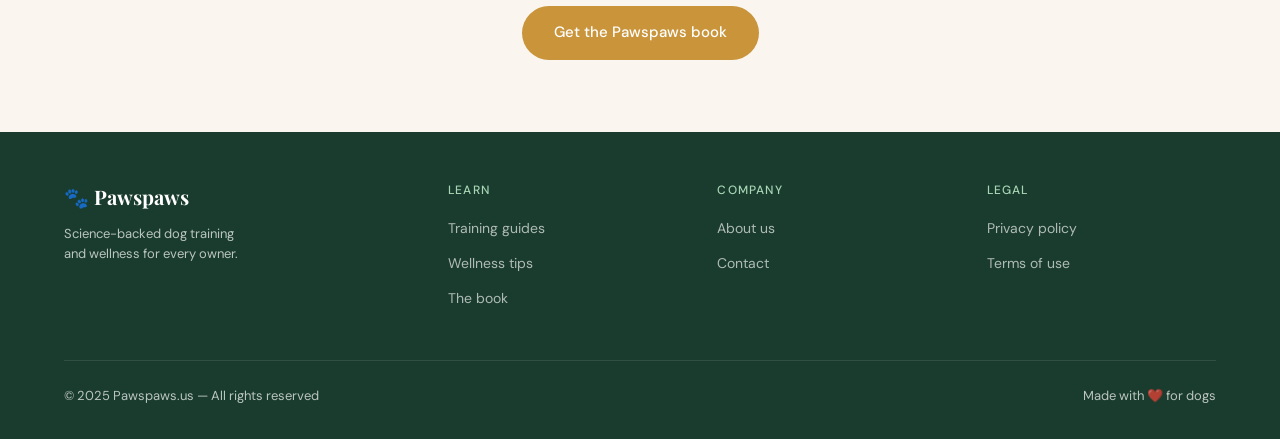
<file: wellness.html>
<!DOCTYPE html>
<html lang="en">
<head>
  <meta charset="UTF-8" />
  <meta name="viewport" content="width=device-width, initial-scale=1.0" />
  <title>Dog Wellness – Pawspaws</title>
  <meta name="description" content="Dog wellness guides from Pawspaws — nutrition, exercise, mental stimulation, and preventive health for a long, happy dog life." />
  <link rel="stylesheet" href="styles.css" />
  <link rel="stylesheet" href="inner.css" />
</head>
<body>
  <nav>
    <a href="index.html" class="nav-logo">🐾 Paws<span>paws</span></a>
    <ul class="nav-links">
      <li><a href="training.html">Training</a></li>
      <li><a href="wellness.html" class="active">Wellness</a></li>
      <li><a href="book.html">The Book</a></li>
      <li><a href="about.html">About</a></li>
      <li><a href="book.html" class="nav-cta">Get the Book</a></li>
    </ul>
    <div class="hamburger" onclick="toggleMenu()"><span></span><span></span><span></span></div>
  </nav>

  <section class="page-hero">
    <div class="section-label">Wellness</div>
    <h1>A healthy dog is<br>a happy dog.</h1>
    <p>Wellness isn't just about vet visits. It's about daily nutrition, movement, mental health, and the choices you make every single day.</p>
    <a href="book.html" class="btn btn-primary">Get the full wellness guide →</a>
  </section>

  <section class="topic-section">
    <div class="section-label">Wellness pillars</div>
    <h2>What shapes your dog's health</h2>
    <div class="topic-grid">
      <div class="topic-card card">
        <div class="topic-emoji">🥩</div>
        <h3>Nutrition & diet</h3>
        <p>Learn how to read dog food labels, identify quality ingredients, and choose the right diet for your dog's age, breed, and activity level.</p>
        <a href="book.html" class="topic-link">Deep dive in the book →</a>
      </div>
      <div class="topic-card card">
        <div class="topic-emoji">🏃</div>
        <h3>Exercise & movement</h3>
        <p>How much is enough? How much is too much? Tailored exercise guidance by breed, age, and health status.</p>
        <a href="book.html" class="topic-link">Deep dive in the book →</a>
      </div>
      <div class="topic-card card">
        <div class="topic-emoji">🧠</div>
        <h3>Mental stimulation</h3>
        <p>A bored dog is a destructive dog. Enrichment games, puzzle feeders, and daily mental workout ideas that tire out even the most energetic breeds.</p>
        <a href="book.html" class="topic-link">Deep dive in the book →</a>
      </div>
      <div class="topic-card card">
        <div class="topic-emoji">🪥</div>
        <h3>Dental & grooming care</h3>
        <p>The routines that prevent expensive vet bills — teeth brushing, coat care, ear health, and nail trimming made simple.</p>
        <a href="book.html" class="topic-link">Deep dive in the book →</a>
      </div>
      <div class="topic-card card">
        <div class="topic-emoji">💉</div>
        <h3>Preventive health</h3>
        <p>A year-round wellness calendar covering vaccinations, parasite prevention, vet checkups, and the early warning signs to look for.</p>
        <a href="book.html" class="topic-link">Deep dive in the book →</a>
      </div>
      <div class="topic-card card">
        <div class="topic-emoji">😴</div>
        <h3>Sleep & recovery</h3>
        <p>Dogs need quality rest to learn, heal, and stay emotionally balanced. Learn what healthy sleep looks like across every life stage.</p>
        <a href="book.html" class="topic-link">Deep dive in the book →</a>
      </div>
    </div>
  </section>

  <section class="cta-band">
    <h2>Want the complete wellness guide?</h2>
    <p>The Pawspaws book covers every wellness topic with actionable, vet-reviewed guidance.</p>
    <a href="book.html" class="btn btn-gold">Get the Pawspaws book</a>
  </section>

  <footer>
    <div class="footer-inner">
      <div><div class="footer-brand">🐾 Pawspaws</div><p class="footer-tagline">Science-backed dog training<br>and wellness for every owner.</p></div>
      <div class="footer-col"><h4>Learn</h4><ul><li><a href="training.html">Training guides</a></li><li><a href="wellness.html">Wellness tips</a></li><li><a href="book.html">The book</a></li></ul></div>
      <div class="footer-col"><h4>Company</h4><ul><li><a href="about.html">About us</a></li><li><a href="about.html#contact">Contact</a></li></ul></div>
      <div class="footer-col"><h4>Legal</h4><ul><li><a href="#">Privacy policy</a></li><li><a href="#">Terms of use</a></li></ul></div>
    </div>
    <div class="footer-bottom"><span>© 2025 Pawspaws.us — All rights reserved</span><span>Made with ❤️ for dogs</span></div>
  </footer>
  <script>function toggleMenu(){const l=document.querySelector('.nav-links');l.style.display=l.style.display==='flex'?'none':'flex';l.style.flexDirection='column';l.style.position='absolute';l.style.top='64px';l.style.left='0';l.style.right='0';l.style.background='var(--warm-white)';l.style.padding='16px 5vw 24px';l.style.borderBottom='1px solid rgba(61,122,94,0.12)';}</script>
</body>
</html>
</file>
<file: styles.css>
@import url('https://fonts.googleapis.com/css2?family=Playfair+Display:wght@400;600;700&family=DM+Sans:wght@300;400;500&display=swap');

*, *::before, *::after { box-sizing: border-box; margin: 0; padding: 0; }

:root {
  --forest: #1a3c2e;
  --sage: #3d7a5e;
  --mint: #a8d5b5;
  --cream: #faf6ef;
  --warm-white: #fffdf9;
  --bark: #7a5c3e;
  --gold: #c9943a;
  --text-dark: #1c1c1c;
  --text-mid: #4a4a4a;
  --text-light: #888;
  --radius: 16px;
  --radius-sm: 8px;
}

html { scroll-behavior: smooth; }

body {
  font-family: 'DM Sans', sans-serif;
  background: var(--warm-white);
  color: var(--text-dark);
  line-height: 1.7;
  font-size: 16px;
}

/* ── NAV ── */
nav {
  position: sticky; top: 0; z-index: 100;
  background: rgba(255,253,249,0.92);
  backdrop-filter: blur(12px);
  border-bottom: 1px solid rgba(61,122,94,0.12);
  padding: 0 5vw;
  display: flex; align-items: center; justify-content: space-between;
  height: 64px;
}

.nav-logo {
  font-family: 'Playfair Display', serif;
  font-size: 22px;
  font-weight: 700;
  color: var(--forest);
  text-decoration: none;
  display: flex; align-items: center; gap: 8px;
}

.nav-logo span { color: var(--sage); }

.nav-links { display: flex; gap: 32px; list-style: none; }
.nav-links a {
  text-decoration: none;
  color: var(--text-mid);
  font-size: 14px;
  font-weight: 500;
  letter-spacing: 0.02em;
  transition: color 0.2s;
}
.nav-links a:hover, .nav-links a.active { color: var(--sage); }

.nav-cta {
  background: var(--forest);
  color: var(--cream) !important;
  padding: 8px 20px;
  border-radius: 40px;
  font-size: 14px !important;
  transition: background 0.2s !important;
}
.nav-cta:hover { background: var(--sage) !important; }

.hamburger { display: none; flex-direction: column; gap: 5px; cursor: pointer; }
.hamburger span { width: 24px; height: 2px; background: var(--forest); border-radius: 2px; }

/* ── BUTTONS ── */
.btn {
  display: inline-block;
  padding: 14px 32px;
  border-radius: 40px;
  font-size: 15px;
  font-weight: 500;
  text-decoration: none;
  cursor: pointer;
  transition: all 0.2s;
  border: none;
  font-family: 'DM Sans', sans-serif;
}
.btn-primary { background: var(--forest); color: var(--cream); }
.btn-primary:hover { background: var(--sage); transform: translateY(-1px); }
.btn-secondary { background: transparent; color: var(--forest); border: 1.5px solid var(--forest); }
.btn-secondary:hover { background: var(--forest); color: var(--cream); }
.btn-gold { background: var(--gold); color: #fff; }
.btn-gold:hover { background: #b8832e; transform: translateY(-1px); }

/* ── SECTIONS ── */
section { padding: 80px 5vw; }

.section-label {
  display: inline-block;
  font-size: 11px;
  font-weight: 500;
  letter-spacing: 0.12em;
  text-transform: uppercase;
  color: var(--sage);
  margin-bottom: 12px;
}

h1, h2, h3 { font-family: 'Playfair Display', serif; }

h1 { font-size: clamp(36px, 5vw, 60px); line-height: 1.15; color: var(--forest); }
h2 { font-size: clamp(26px, 3.5vw, 40px); line-height: 1.25; color: var(--forest); }
h3 { font-size: 20px; color: var(--forest); }

/* ── HERO (shared) ── */
.page-hero {
  background: var(--cream);
  padding: 80px 5vw 60px;
  text-align: center;
  border-bottom: 1px solid rgba(61,122,94,0.1);
}
.page-hero h1 { margin-bottom: 16px; }
.page-hero p {
  max-width: 560px;
  margin: 0 auto 28px;
  color: var(--text-mid);
  font-size: 17px;
}

/* ── CARDS ── */
.card {
  background: #fff;
  border-radius: var(--radius);
  border: 1px solid rgba(61,122,94,0.1);
  overflow: hidden;
  transition: transform 0.25s, box-shadow 0.25s;
}
.card:hover { transform: translateY(-4px); box-shadow: 0 12px 40px rgba(26,60,46,0.1); }

/* ── FOOTER ── */
footer {
  background: var(--forest);
  color: rgba(255,255,255,0.7);
  padding: 48px 5vw 32px;
}
.footer-inner {
  display: grid;
  grid-template-columns: 1.5fr 1fr 1fr 1fr;
  gap: 40px;
  margin-bottom: 40px;
}
.footer-brand { font-family: 'Playfair Display', serif; font-size: 20px; font-weight: 700; color: #fff; margin-bottom: 10px; }
.footer-tagline { font-size: 13px; line-height: 1.6; }
.footer-col h4 { font-size: 12px; font-weight: 500; letter-spacing: 0.1em; text-transform: uppercase; color: var(--mint); margin-bottom: 14px; }
.footer-col ul { list-style: none; }
.footer-col ul li { margin-bottom: 8px; }
.footer-col ul a { text-decoration: none; color: rgba(255,255,255,0.65); font-size: 14px; transition: color 0.2s; }
.footer-col ul a:hover { color: #fff; }
.footer-bottom { border-top: 1px solid rgba(255,255,255,0.1); padding-top: 24px; display: flex; justify-content: space-between; font-size: 13px; }

/* ── RESPONSIVE ── */
@media (max-width: 768px) {
  .nav-links { display: none; }
  .hamburger { display: flex; }
  .footer-inner { grid-template-columns: 1fr 1fr; }
  section { padding: 56px 5vw; }
}
@media (max-width: 480px) {
  .footer-inner { grid-template-columns: 1fr; }
}
</file>
<file: home.css>
/* ── HERO ── */
.hero {
  min-height: calc(100vh - 64px);
  display: grid;
  grid-template-columns: 1fr 1fr;
  align-items: center;
  gap: 40px;
  padding: 80px 5vw;
  background: var(--cream);
  position: relative;
  overflow: hidden;
}

.hero::before {
  content: '';
  position: absolute;
  bottom: -100px; right: -80px;
  width: 500px; height: 500px;
  background: radial-gradient(circle, rgba(168,213,181,0.3) 0%, transparent 70%);
  pointer-events: none;
}

.hero-text { max-width: 520px; }
.hero-text h1 { margin-bottom: 20px; }
.hero-text h1 em { font-style: italic; color: var(--sage); }
.hero-text p { color: var(--text-mid); font-size: 17px; max-width: 440px; margin-bottom: 32px; }

.hero-btns { display: flex; gap: 12px; flex-wrap: wrap; }

.hero-visual {
  position: relative;
  display: flex;
  justify-content: center;
  align-items: center;
}

.hero-blob {
  width: 420px; height: 420px;
  background: linear-gradient(135deg, var(--mint) 0%, var(--sage) 100%);
  border-radius: 60% 40% 55% 45% / 45% 55% 40% 60%;
  animation: blobmorph 8s ease-in-out infinite;
  opacity: 0.25;
}

@keyframes blobmorph {
  0%, 100% { border-radius: 60% 40% 55% 45% / 45% 55% 40% 60%; }
  50% { border-radius: 40% 60% 45% 55% / 55% 45% 60% 40%; }
}

.hero-card {
  position: absolute;
  background: #fff;
  border: 1px solid rgba(61,122,94,0.15);
  border-radius: var(--radius);
  padding: 16px 20px;
  display: flex;
  align-items: center;
  gap: 12px;
  box-shadow: 0 4px 24px rgba(26,60,46,0.08);
  bottom: 30px; left: 0;
  animation: floatup 4s ease-in-out infinite;
}

@keyframes floatup {
  0%, 100% { transform: translateY(0); }
  50% { transform: translateY(-8px); }
}

.hero-card-icon { font-size: 28px; }
.hero-card-text { display: flex; flex-direction: column; }
.hero-card-text strong { font-size: 14px; color: var(--forest); }
.hero-card-text span { font-size: 12px; color: var(--text-light); }

/* ── PILLARS ── */
.pillars { background: var(--warm-white); }
.pillars h2 { margin-bottom: 32px; }

.pillars-grid {
  display: grid;
  grid-template-columns: repeat(3, 1fr);
  gap: 20px;
}

.pillar-card {
  padding: 32px 28px;
  text-decoration: none;
  display: block;
}

.pillar-icon { font-size: 32px; margin-bottom: 16px; }
.pillar-card h3 { margin-bottom: 10px; font-size: 22px; }
.pillar-card p { color: var(--text-mid); font-size: 15px; margin-bottom: 16px; }
.pillar-link { color: var(--sage); font-size: 14px; font-weight: 500; }

/* ── BOOK TEASER ── */
.book-teaser {
  background: var(--forest);
  color: #fff;
}

.book-teaser-inner {
  display: grid;
  grid-template-columns: auto 1fr;
  gap: 60px;
  align-items: center;
  max-width: 900px;
  margin: 0 auto;
}

.book-cover-mini {
  display: flex;
  flex-shrink: 0;
}

.bcm-spine {
  width: 20px;
  background: var(--sage);
  border-radius: 4px 0 0 4px;
}

.bcm-face {
  width: 160px;
  height: 220px;
  background: linear-gradient(160deg, #2d6b52, var(--forest));
  border: 1px solid rgba(168,213,181,0.3);
  border-left: none;
  border-radius: 0 8px 8px 0;
  display: flex;
  flex-direction: column;
  align-items: center;
  justify-content: center;
  padding: 20px;
  gap: 12px;
  box-shadow: 8px 8px 32px rgba(0,0,0,0.4);
}

.bcm-face span { font-size: 36px; }
.bcm-face p { color: var(--mint); font-size: 13px; text-align: center; line-height: 1.5; font-family: 'Playfair Display', serif; }

.book-teaser-text .section-label { color: var(--mint); }
.book-teaser-text h2 { color: #fff; margin-bottom: 14px; }
.book-teaser-text p { color: rgba(255,255,255,0.7); margin-bottom: 28px; font-size: 16px; }

/* ── TESTIMONIALS ── */
.testimonials { background: var(--cream); }
.testimonials h2 { margin-bottom: 32px; }

.testi-grid {
  display: grid;
  grid-template-columns: repeat(3, 1fr);
  gap: 20px;
}

.testi-card { padding: 28px; }
.stars { color: var(--gold); font-size: 16px; margin-bottom: 12px; }
.testi-card p { color: var(--text-mid); font-size: 15px; margin-bottom: 16px; font-style: italic; }
.testi-author { font-size: 13px; color: var(--text-light); }
.testi-author strong { color: var(--forest); }

/* ── RESPONSIVE ── */
@media (max-width: 900px) {
  .hero { grid-template-columns: 1fr; min-height: auto; padding-top: 60px; }
  .hero-visual { display: none; }
  .pillars-grid, .testi-grid { grid-template-columns: 1fr 1fr; }
  .book-teaser-inner { grid-template-columns: 1fr; text-align: center; }
  .book-cover-mini { justify-content: center; }
}
@media (max-width: 600px) {
  .pillars-grid, .testi-grid { grid-template-columns: 1fr; }
}
</file>
<file: inner.css>
/* ── TOPIC GRID (training + wellness) ── */
.topic-section { background: var(--warm-white); }
.topic-section h2 { margin-bottom: 32px; }

.topic-grid {
  display: grid;
  grid-template-columns: repeat(3, 1fr);
  gap: 20px;
}
.topic-card {
  padding: 28px;
  text-decoration: none;
  display: block;
}
.topic-emoji { font-size: 32px; margin-bottom: 14px; }
.topic-card h3 { font-size: 19px; margin-bottom: 10px; }
.topic-card p { font-size: 14px; color: var(--text-mid); line-height: 1.7; margin-bottom: 14px; }
.topic-link { font-size: 13px; color: var(--sage); font-weight: 500; }

/* ── CTA BAND ── */
.cta-band {
  background: var(--cream);
  text-align: center;
  padding: 72px 5vw;
  border-top: 1px solid rgba(61,122,94,0.1);
}
.cta-band h2 { margin-bottom: 12px; }
.cta-band p { color: var(--text-mid); margin-bottom: 24px; font-size: 16px; }

/* ── ABOUT PAGE ── */
.about-story {
  background: var(--cream);
  padding: 80px 5vw;
}
.story-inner { max-width: 680px; }
.story-inner h2 { margin-bottom: 20px; }
.story-inner p { color: var(--text-mid); font-size: 16px; margin-bottom: 16px; line-height: 1.8; }

.values-section { background: var(--warm-white); }
.values-section h2 { margin-bottom: 32px; }

.values-grid {
  display: grid;
  grid-template-columns: repeat(4, 1fr);
  gap: 16px;
}
.value-card {
  padding: 24px 20px;
}
.value-card h3 { font-size: 17px; margin: 10px 0 8px; }
.value-card p { font-size: 14px; color: var(--text-mid); line-height: 1.6; }

/* ── CONTACT ── */
.contact-section {
  background: var(--cream);
  padding: 80px 5vw;
}
.contact-card {
  padding: 28px;
  max-width: 440px;
  display: flex;
  flex-direction: column;
  gap: 20px;
}
.contact-item {
  display: flex;
  align-items: center;
  gap: 16px;
}
.contact-icon { font-size: 24px; }
.contact-item strong { display: block; font-size: 13px; color: var(--text-light); font-weight: 500; margin-bottom: 2px; }
.contact-item a { color: var(--sage); text-decoration: none; font-size: 15px; }
.contact-item a:hover { text-decoration: underline; }

/* ── RESPONSIVE ── */
@media (max-width: 900px) {
  .topic-grid { grid-template-columns: 1fr 1fr; }
  .values-grid { grid-template-columns: 1fr 1fr; }
}
@media (max-width: 600px) {
  .topic-grid, .values-grid { grid-template-columns: 1fr; }
}
</file>
<file: book.css>
/* ── BOOK HERO ── */
.book-hero {
  display: grid;
  grid-template-columns: 1fr 1.2fr;
  gap: 60px;
  align-items: center;
  padding: 80px 5vw;
  background: var(--cream);
}

.book-hero-left {
  display: flex;
  flex-direction: column;
  align-items: center;
  gap: 24px;
}

/* 3D Book */
.book-3d {
  display: flex;
  filter: drop-shadow(16px 16px 40px rgba(26,60,46,0.25));
  transform: perspective(800px) rotateY(-12deg);
  transition: transform 0.4s ease;
}
.book-3d:hover { transform: perspective(800px) rotateY(-4deg); }

.book-3d-spine {
  width: 28px;
  background: var(--sage);
  border-radius: 4px 0 0 4px;
  flex-shrink: 0;
}

.book-3d-face {
  width: 220px;
  height: 300px;
  background: linear-gradient(160deg, #2d6b52 0%, #1a3c2e 100%);
  border-radius: 0 8px 8px 0;
  border: 1px solid rgba(168,213,181,0.2);
  border-left: none;
  display: flex;
  flex-direction: column;
  align-items: center;
  justify-content: space-between;
  padding: 28px 22px;
}

.book-face-top {
  display: flex;
  flex-direction: column;
  align-items: center;
  gap: 6px;
}
.book-paw { font-size: 40px; }
.book-label {
  font-size: 9px;
  letter-spacing: 0.22em;
  color: var(--mint);
  font-weight: 500;
}
.book-face-title {
  font-family: 'Playfair Display', serif;
  font-size: 16px;
  color: #fff;
  text-align: center;
  line-height: 1.4;
  flex: 1;
  display: flex;
  align-items: center;
}
.book-face-sub {
  font-size: 11px;
  color: var(--mint);
  text-align: center;
  line-height: 1.5;
  opacity: 0.8;
}
.book-face-author {
  font-size: 11px;
  color: rgba(168,213,181,0.6);
  text-align: center;
}

/* Badges */
.book-badges {
  display: flex;
  flex-wrap: wrap;
  gap: 8px;
  justify-content: center;
}
.badge {
  background: #fff;
  border: 1px solid rgba(61,122,94,0.15);
  border-radius: 40px;
  padding: 6px 14px;
  font-size: 12px;
  color: var(--text-mid);
  font-weight: 500;
}

/* Right side */
.book-hero-right h1 { margin-bottom: 16px; }
.book-hero-right h1 em { font-style: italic; color: var(--sage); }
.book-hero-sub { color: var(--text-mid); font-size: 17px; max-width: 480px; margin-bottom: 20px; }

.review-row {
  display: flex;
  align-items: center;
  gap: 12px;
  margin-bottom: 32px;
}
.stars-lg { color: var(--gold); font-size: 20px; }
.review-count { font-size: 13px; color: var(--text-light); }

/* Buy box */
.buy-box {
  background: #fff;
  border: 1px solid rgba(61,122,94,0.15);
  border-radius: var(--radius);
  padding: 28px;
  max-width: 400px;
}
.price-row {
  display: flex;
  align-items: baseline;
  gap: 10px;
  margin-bottom: 20px;
}
.price {
  font-family: 'Playfair Display', serif;
  font-size: 32px;
  font-weight: 700;
  color: var(--forest);
}
.price-note { font-size: 13px; color: var(--text-light); }

.buy-btn { display: block; width: 100%; text-align: center; margin-bottom: 10px; }
.ebook-btn { display: block; width: 100%; text-align: center; margin-bottom: 14px; }
.buy-note { font-size: 12px; color: var(--text-light); text-align: center; }

/* ── INSIDE ── */
.inside { background: var(--warm-white); }
.inside h2 { margin-bottom: 36px; }

.inside-grid {
  display: grid;
  grid-template-columns: repeat(3, 1fr);
  gap: 20px;
}

.inside-card {
  padding: 28px;
  position: relative;
}
.inside-num {
  font-size: 11px;
  font-weight: 500;
  letter-spacing: 0.1em;
  color: var(--sage);
  margin-bottom: 12px;
}
.inside-card h3 { font-size: 18px; margin-bottom: 10px; }
.inside-card p { font-size: 14px; color: var(--text-mid); line-height: 1.7; }

/* ── QUOTE BREAK ── */
.quote-break {
  background: var(--forest);
  text-align: center;
  padding: 72px 5vw;
}
.quote-break blockquote {
  font-family: 'Playfair Display', serif;
  font-size: clamp(20px, 3vw, 28px);
  color: #fff;
  max-width: 700px;
  margin: 0 auto 16px;
  line-height: 1.5;
  font-style: italic;
}
.quote-break cite {
  color: var(--mint);
  font-size: 14px;
  font-style: normal;
}

/* ── FOR WHO ── */
.for-who { background: var(--cream); }
.for-who h2 { margin-bottom: 32px; }

.for-grid {
  display: grid;
  grid-template-columns: repeat(3, 1fr);
  gap: 20px;
}
.for-item {
  display: flex;
  align-items: flex-start;
  gap: 14px;
  background: #fff;
  border: 1px solid rgba(61,122,94,0.1);
  border-radius: var(--radius);
  padding: 20px;
}
.for-icon { font-size: 24px; flex-shrink: 0; }
.for-item p { font-size: 14px; color: var(--text-mid); line-height: 1.6; margin: 0; }

/* ── REVIEWS ── */
.book-reviews { background: var(--warm-white); }
.book-reviews h2 { margin-bottom: 32px; }

.reviews-grid {
  display: grid;
  grid-template-columns: repeat(2, 1fr);
  gap: 20px;
}
.review-card { padding: 28px; }
.stars { color: var(--gold); font-size: 16px; margin-bottom: 12px; }
.review-card p { font-size: 15px; color: var(--text-mid); font-style: italic; margin-bottom: 14px; line-height: 1.7; }
.reviewer { font-size: 13px; color: var(--text-light); }
.reviewer strong { color: var(--forest); }

/* ── FINAL CTA ── */
.final-cta {
  background: var(--sage);
  text-align: center;
}
.cta-inner { max-width: 600px; margin: 0 auto; }
.final-cta h2 { color: #fff; margin-bottom: 14px; }
.final-cta p { color: rgba(255,255,255,0.8); font-size: 16px; margin-bottom: 28px; }
.cta-buttons { display: flex; gap: 12px; justify-content: center; flex-wrap: wrap; margin-bottom: 16px; }
.cta-small { font-size: 13px; color: rgba(255,255,255,0.6); }

/* ── RESPONSIVE ── */
@media (max-width: 900px) {
  .book-hero { grid-template-columns: 1fr; text-align: center; }
  .book-hero-left { margin: 0 auto; }
  .book-hero-right { display: flex; flex-direction: column; align-items: center; }
  .review-row { justify-content: center; }
  .inside-grid, .for-grid { grid-template-columns: 1fr 1fr; }
  .reviews-grid { grid-template-columns: 1fr; }
}
@media (max-width: 600px) {
  .inside-grid, .for-grid { grid-template-columns: 1fr; }
  .book-3d { transform: none; }
}
</file>
